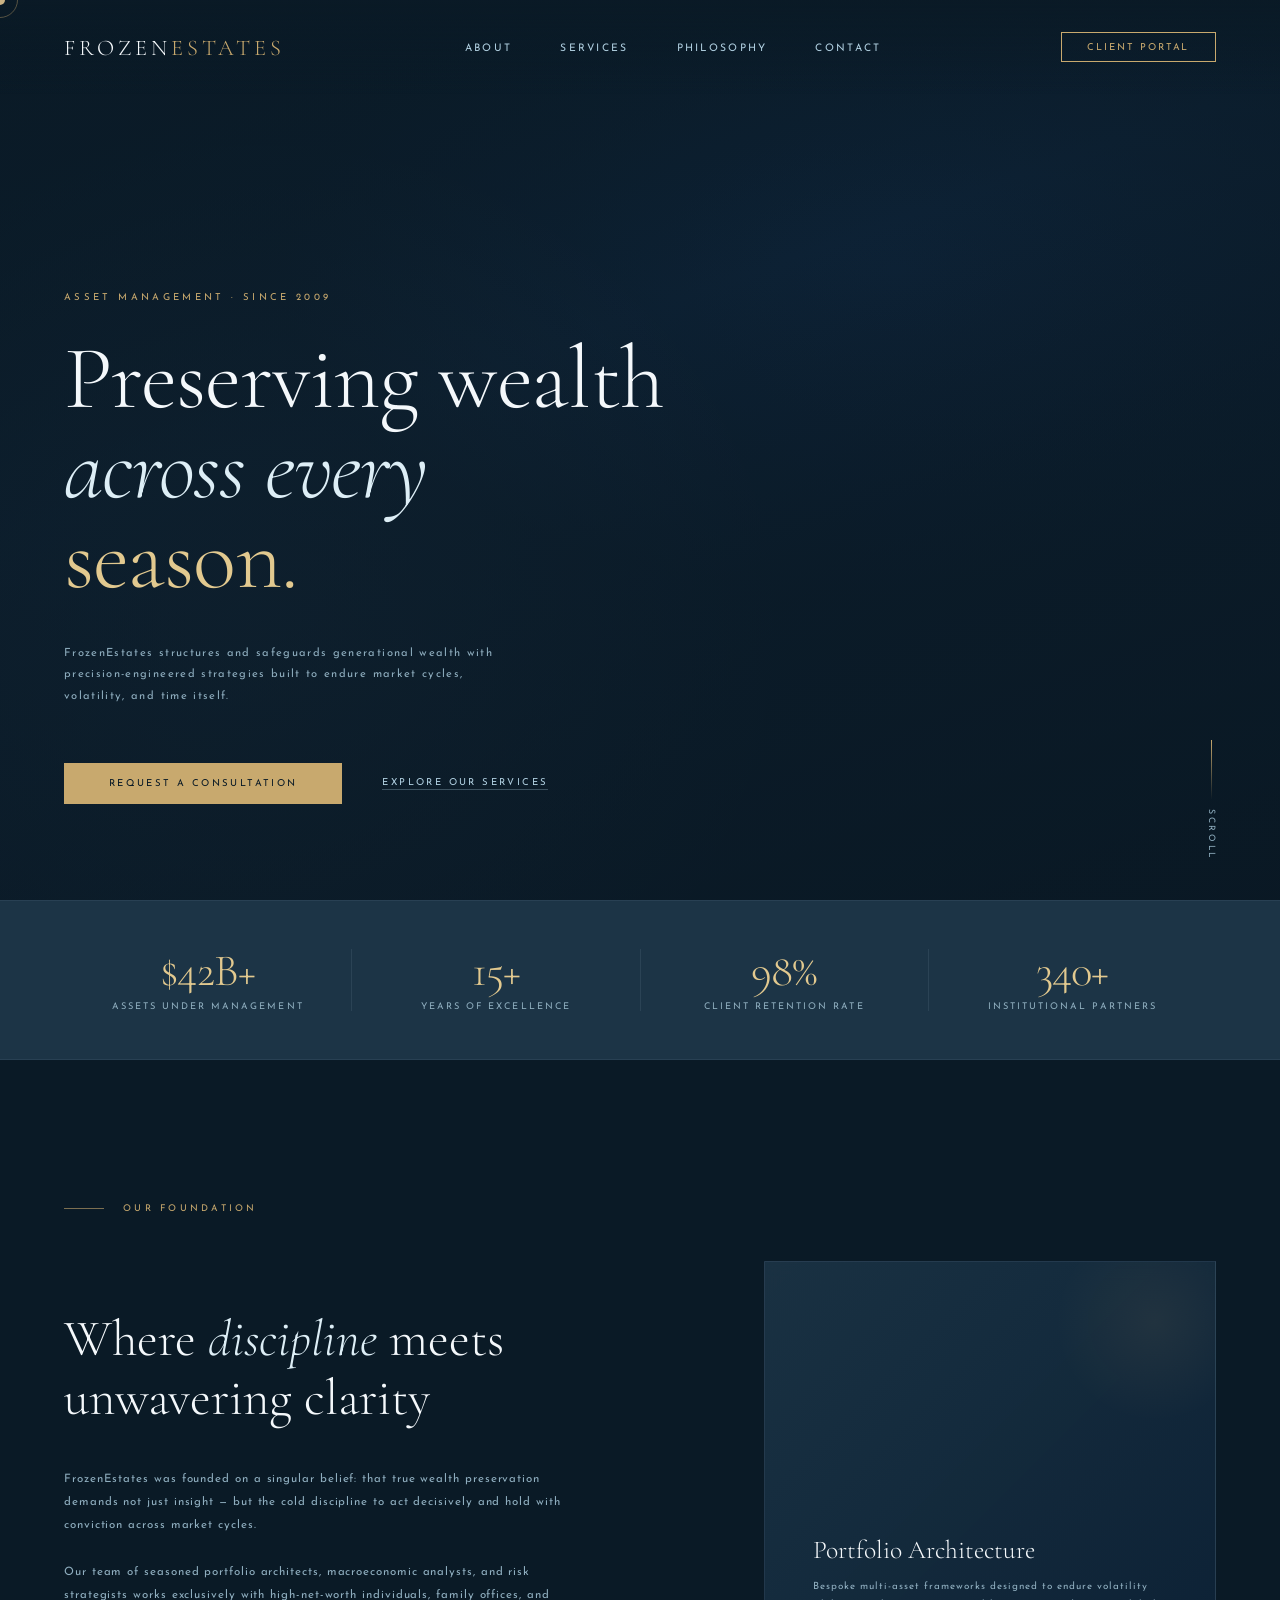
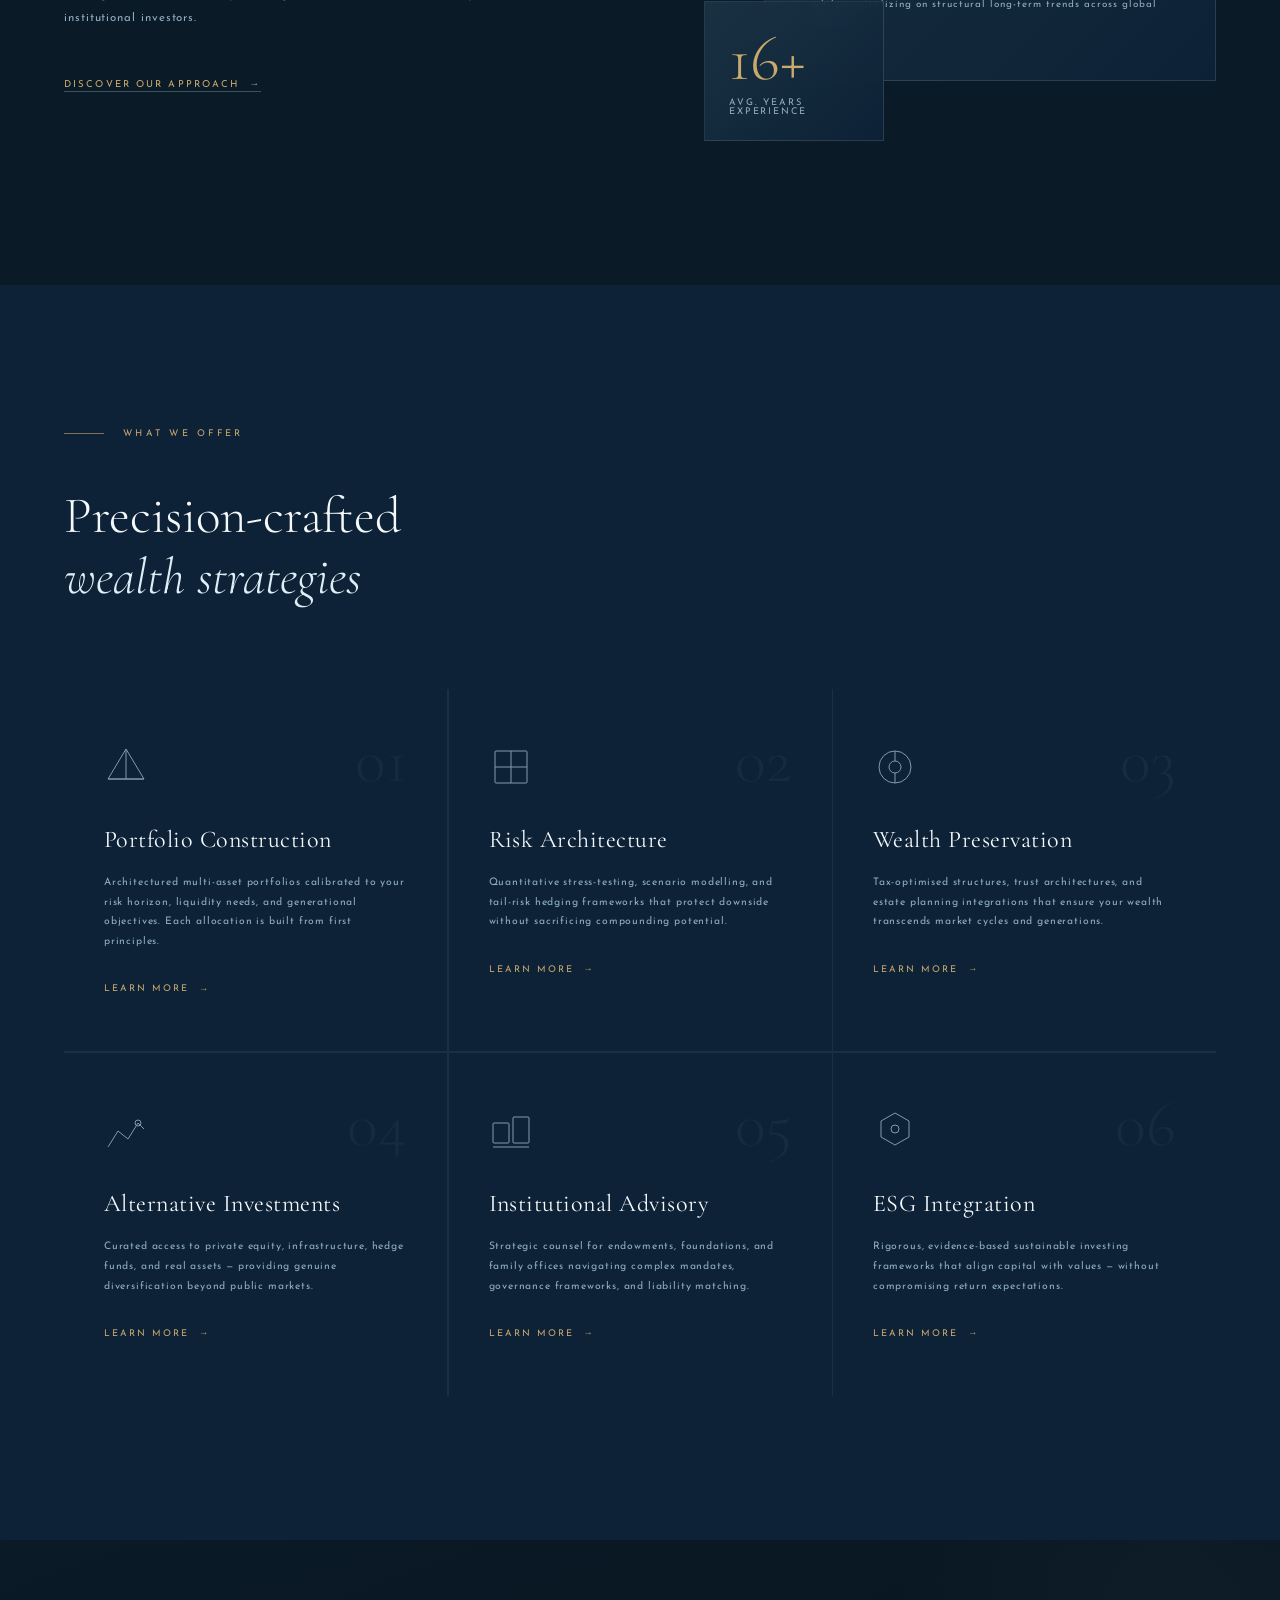
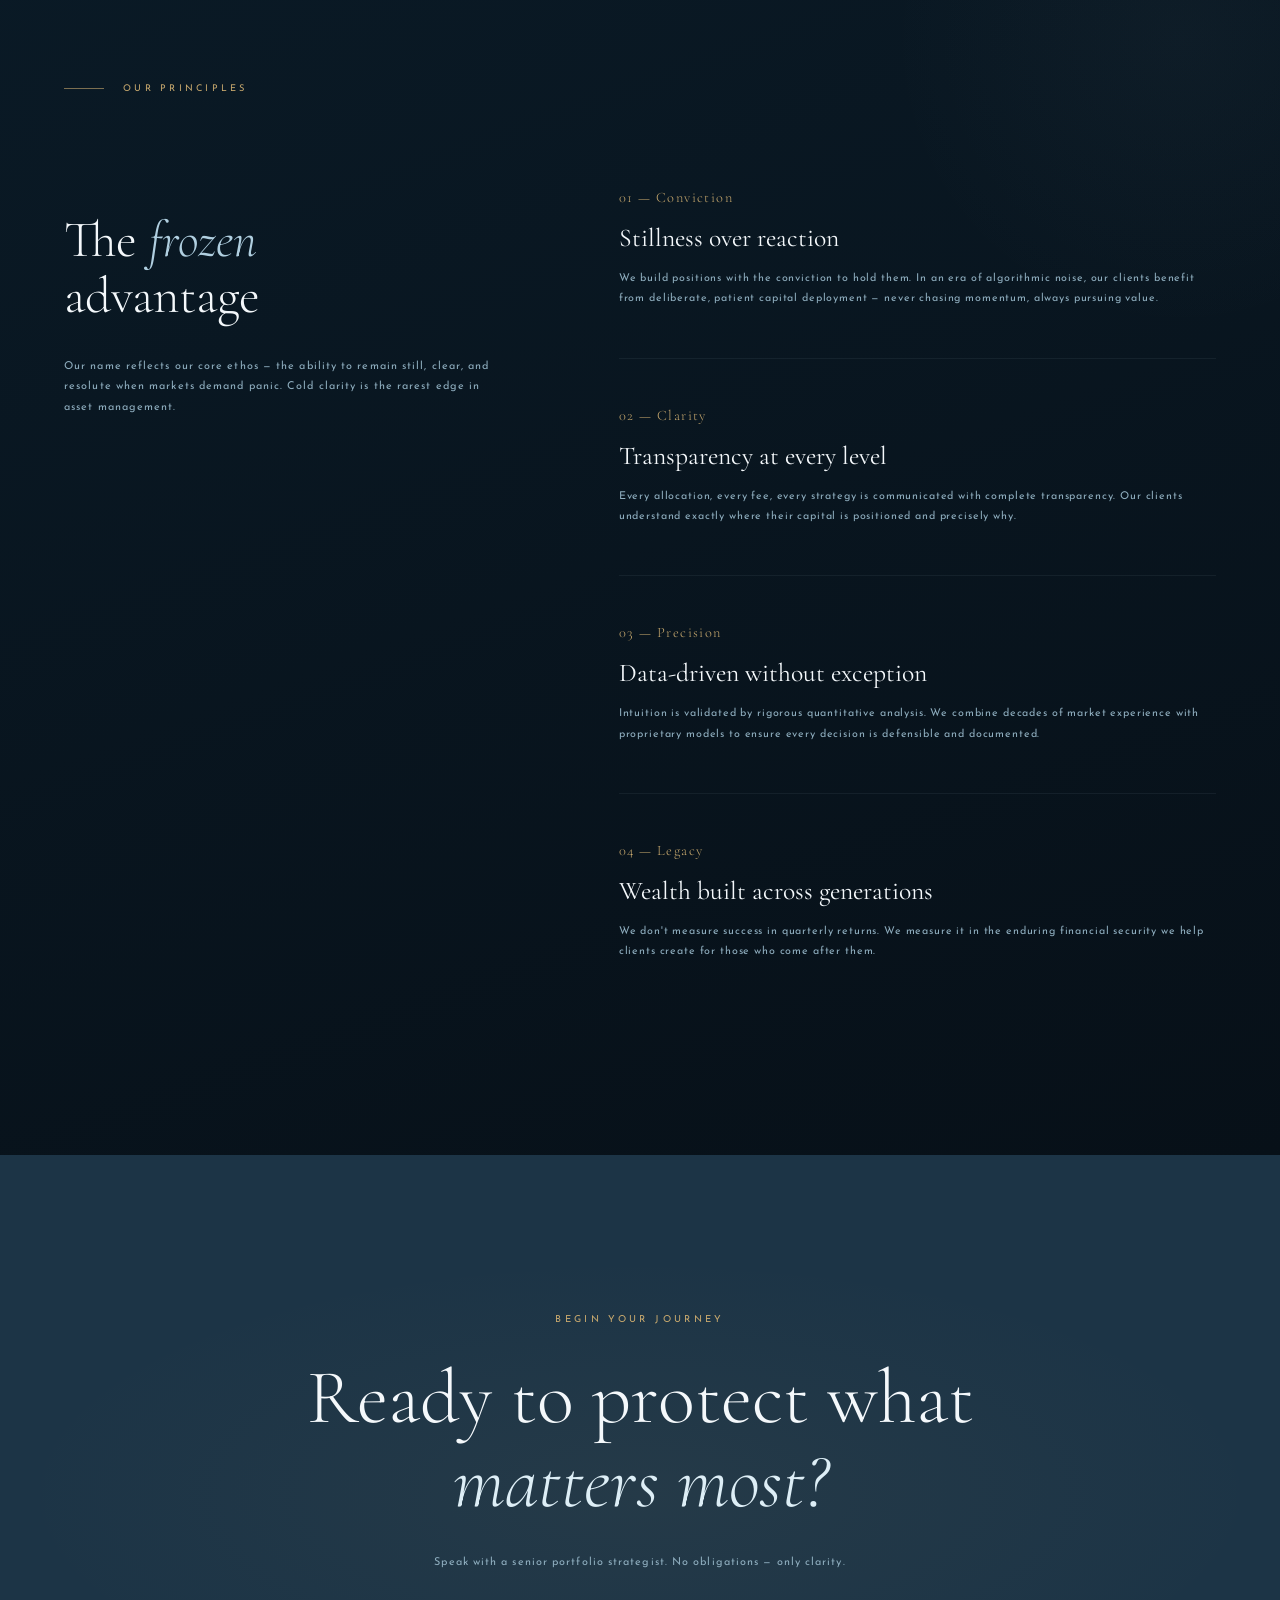
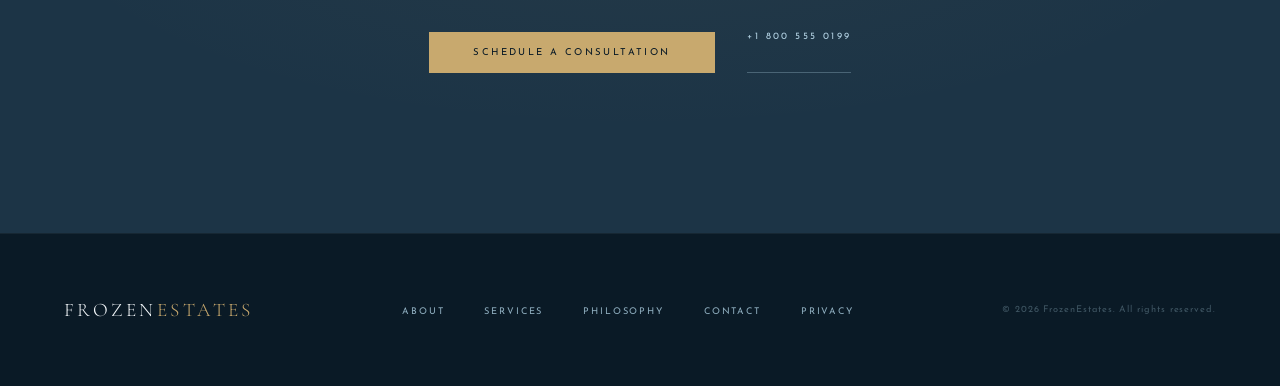
<file: index.html>
<!DOCTYPE html>
<html lang="en">
<head>
  <meta charset="UTF-8" />
  <meta name="viewport" content="width=device-width, initial-scale=1.0, maximum-scale=5.0, user-scalable=yes" />
  <meta name="apple-mobile-web-app-capable" content="yes" />
  <meta name="apple-mobile-web-app-status-bar-style" content="black-translucent" />
  <meta name="theme-color" content="#0a1a26" />
  <title>FrozenEstates — Asset Management</title>
  <link href="https://fonts.googleapis.com/css2?family=Cormorant+Garamond:ital,wght@0,300;0,400;0,500;1,300;1,400&family=Suisse+Int%27l:wght@300;400&family=Josefin+Sans:wght@100;200;300&display=swap" rel="stylesheet">
  <style>
    *, *::before, *::after { box-sizing: border-box; margin: 0; padding: 0; }

    :root {
      --ice: #ddeef6;
      --frost: #b0cfe0;
      --deep: #0a1a26;
      --navy: #0d2236;
      --slate: #1c3446;
      --silver: #8faebf;
      --white: #f4f8fb;
      --gold: #c8a96e;
      --gold-light: #e2c98f;
    }

    html { scroll-behavior: smooth; }

    body {
      font-family: 'Josefin Sans', sans-serif;
      background: var(--deep);
      color: var(--white);
      overflow-x: hidden;
      cursor: none;
    }

    /* Custom cursor */
    .cursor {
      position: fixed;
      width: 10px; height: 10px;
      background: var(--gold);
      border-radius: 50%;
      pointer-events: none;
      z-index: 9999;
      transform: translate(-50%, -50%);
      transition: transform 0.1s ease, width 0.3s ease, height 0.3s ease, background 0.3s ease;
      mix-blend-mode: screen;
    }
    .cursor-ring {
      position: fixed;
      width: 36px; height: 36px;
      border: 1px solid rgba(200,169,110,0.4);
      border-radius: 50%;
      pointer-events: none;
      z-index: 9998;
      transform: translate(-50%, -50%);
      transition: transform 0.18s ease, width 0.3s ease, height 0.3s ease;
    }
    .cursor.expand { width: 20px; height: 20px; }
    .cursor-ring.expand { width: 60px; height: 60px; border-color: rgba(200,169,110,0.2); }

    /* NAV */
    nav {
      position: fixed;
      top: 0; left: 0; right: 0;
      z-index: 100;
      display: flex;
      justify-content: space-between;
      align-items: center;
      padding: 2rem 4rem;
      mix-blend-mode: normal;
    }
    nav::before {
      content: '';
      position: absolute;
      inset: 0;
      background: linear-gradient(to bottom, rgba(10,26,38,0.9), transparent);
      pointer-events: none;
    }
    .logo {
      font-family: 'Cormorant Garamond', serif;
      font-weight: 300;
      font-size: 1.4rem;
      letter-spacing: 0.18em;
      color: var(--white);
      text-transform: uppercase;
      position: relative;
      z-index: 1;
    }
    .logo span { color: var(--gold); }
    .nav-links {
      display: flex;
      gap: 3rem;
      list-style: none;
      position: relative;
      z-index: 1;
    }
    .nav-links a {
      font-size: 0.65rem;
      letter-spacing: 0.22em;
      text-transform: uppercase;
      color: var(--frost);
      text-decoration: none;
      transition: color 0.3s ease;
    }
    .nav-links a:hover { color: var(--gold); }
    .nav-cta {
      font-size: 0.6rem;
      letter-spacing: 0.2em;
      text-transform: uppercase;
      color: var(--gold);
      border: 1px solid var(--gold);
      padding: 0.6rem 1.6rem;
      text-decoration: none;
      transition: background 0.3s ease, color 0.3s ease;
      position: relative;
      z-index: 1;
    }
    .nav-cta:hover { background: var(--gold); color: var(--deep); }

    .menu-toggle {
      display: none;
      background: none;
      border: none;
      color: var(--white);
      font-size: 1.5rem;
      cursor: pointer;
      z-index: 101;
      position: relative;
      padding: 0.5rem;
      transition: color 0.3s ease;
    }
    .menu-toggle:hover { color: var(--gold); }

    /* HERO */
    .hero {
      position: relative;
      height: 100vh;
      display: flex;
      align-items: flex-end;
      padding: 0 4rem 6rem;
      overflow: hidden;
    }

    /* Ice crystal SVG background */
    .hero-bg {
      position: absolute;
      inset: 0;
      overflow: hidden;
    }
    .hero-bg::before {
      content: '';
      position: absolute;
      inset: 0;
      background:
        radial-gradient(ellipse 80% 60% at 70% 30%, rgba(13,34,54,0.0) 0%, rgba(10,26,38,0.7) 60%),
        radial-gradient(ellipse 60% 80% at 20% 70%, rgba(176,207,224,0.06) 0%, transparent 70%),
        linear-gradient(160deg, #0a1a26 0%, #0d2236 40%, #091520 100%);
      z-index: 1;
    }

    /* Geometric ice lines */
    .ice-geo {
      position: absolute;
      inset: 0;
      z-index: 0;
    }

    .hero-content {
      position: relative;
      z-index: 2;
      max-width: 780px;
    }
    .hero-eyebrow {
      font-size: 0.6rem;
      letter-spacing: 0.35em;
      text-transform: uppercase;
      color: var(--gold);
      margin-bottom: 2rem;
      opacity: 0;
      animation: fadeUp 1s 0.3s forwards;
    }
    .hero-title {
      font-family: 'Cormorant Garamond', serif;
      font-weight: 300;
      font-size: clamp(3.5rem, 7vw, 6.5rem);
      line-height: 1.0;
      letter-spacing: -0.01em;
      color: var(--white);
      margin-bottom: 2.5rem;
      opacity: 0;
      animation: fadeUp 1s 0.5s forwards;
    }
    .hero-title em {
      font-style: italic;
      color: var(--ice);
    }
    .hero-title .gold-line { color: var(--gold-light); display: block; }
    .hero-sub {
      font-size: 0.7rem;
      letter-spacing: 0.12em;
      line-height: 1.9;
      color: var(--silver);
      max-width: 440px;
      margin-bottom: 3.5rem;
      opacity: 0;
      animation: fadeUp 1s 0.7s forwards;
    }
    .hero-actions {
      display: flex;
      align-items: center;
      gap: 2.5rem;
      opacity: 0;
      animation: fadeUp 1s 0.9s forwards;
    }
    .btn-primary {
      font-size: 0.6rem;
      letter-spacing: 0.25em;
      text-transform: uppercase;
      color: var(--deep);
      background: var(--gold);
      padding: 1rem 2.8rem;
      text-decoration: none;
      transition: background 0.3s, transform 0.3s;
      display: inline-block;
    }
    .btn-primary:hover { background: var(--gold-light); transform: translateY(-2px); }
    .btn-ghost {
      font-size: 0.6rem;
      letter-spacing: 0.25em;
      text-transform: uppercase;
      color: var(--frost);
      text-decoration: none;
      border-bottom: 1px solid rgba(176,207,224,0.3);
      padding-bottom: 2px;
      transition: color 0.3s, border-color 0.3s;
    }
    .btn-ghost:hover { color: var(--white); border-color: var(--white); }

    /* Scroll indicator */
    .scroll-hint {
      position: absolute;
      bottom: 2.5rem;
      right: 4rem;
      z-index: 2;
      display: flex;
      flex-direction: column;
      align-items: center;
      gap: 0.6rem;
      opacity: 0;
      animation: fadeIn 1s 1.5s forwards;
    }
    .scroll-hint span {
      font-size: 0.55rem;
      letter-spacing: 0.3em;
      text-transform: uppercase;
      color: var(--silver);
      writing-mode: vertical-rl;
    }
    .scroll-line {
      width: 1px;
      height: 60px;
      background: linear-gradient(to bottom, var(--gold), transparent);
      animation: scrollPulse 2s ease-in-out infinite;
    }

    /* STATS STRIP */
    .stats-strip {
      background: var(--slate);
      border-top: 1px solid rgba(176,207,224,0.08);
      border-bottom: 1px solid rgba(176,207,224,0.08);
      display: flex;
      justify-content: center;
      padding: 3rem 4rem;
      gap: 0;
    }
    .stat-item {
      flex: 1;
      text-align: center;
      padding: 0 2rem;
      border-right: 1px solid rgba(176,207,224,0.1);
      opacity: 0;
      animation: fadeIn 0.8s forwards;
    }
    .stat-item:last-child { border-right: none; }
    .stat-item:nth-child(1) { animation-delay: 0.1s; }
    .stat-item:nth-child(2) { animation-delay: 0.2s; }
    .stat-item:nth-child(3) { animation-delay: 0.3s; }
    .stat-item:nth-child(4) { animation-delay: 0.4s; }
    .stat-num {
      font-family: 'Cormorant Garamond', serif;
      font-size: 2.8rem;
      font-weight: 300;
      color: var(--gold-light);
      letter-spacing: -0.02em;
      line-height: 1;
      margin-bottom: 0.5rem;
    }
    .stat-label {
      font-size: 0.58rem;
      letter-spacing: 0.22em;
      text-transform: uppercase;
      color: var(--silver);
    }

    /* ABOUT */
    .section {
      padding: 9rem 4rem;
    }
    .section-inner {
      max-width: 1200px;
      margin: 0 auto;
    }
    .section-tag {
      font-size: 0.58rem;
      letter-spacing: 0.35em;
      text-transform: uppercase;
      color: var(--gold);
      margin-bottom: 3rem;
      display: flex;
      align-items: center;
      gap: 1.2rem;
    }
    .section-tag::before {
      content: '';
      display: block;
      width: 40px;
      height: 1px;
      background: var(--gold);
      opacity: 0.6;
    }
    .about-grid {
      display: grid;
      grid-template-columns: 1fr 1fr;
      gap: 8rem;
      align-items: center;
    }
    .about-heading {
      font-family: 'Cormorant Garamond', serif;
      font-weight: 300;
      font-size: clamp(2.2rem, 4vw, 3.8rem);
      line-height: 1.15;
      color: var(--white);
      margin-bottom: 2.5rem;
    }
    .about-heading em { font-style: italic; color: var(--ice); }
    .about-body {
      font-size: 0.72rem;
      letter-spacing: 0.08em;
      line-height: 2;
      color: var(--silver);
      margin-bottom: 1.5rem;
    }
    .about-visual {
      position: relative;
      height: 480px;
    }
    .about-card {
      position: absolute;
      background: linear-gradient(135deg, rgba(28,52,70,0.9), rgba(13,34,54,0.95));
      border: 1px solid rgba(176,207,224,0.12);
      backdrop-filter: blur(10px);
    }
    .about-card-main {
      inset: 0 0 60px 60px;
      padding: 3rem;
      display: flex;
      flex-direction: column;
      justify-content: flex-end;
      overflow: hidden;
    }
    .about-card-main::before {
      content: '';
      position: absolute;
      top: -40px; right: -40px;
      width: 200px; height: 200px;
      background: radial-gradient(circle, rgba(200,169,110,0.08) 0%, transparent 70%);
      border-radius: 50%;
    }
    .about-card-accent {
      width: 180px; height: 140px;
      bottom: 0; left: 0;
      padding: 1.5rem;
      display: flex;
      flex-direction: column;
      justify-content: flex-end;
    }
    .card-num {
      font-family: 'Cormorant Garamond', serif;
      font-size: 4rem;
      font-weight: 300;
      color: var(--gold);
      line-height: 1;
    }
    .card-label {
      font-size: 0.58rem;
      letter-spacing: 0.2em;
      text-transform: uppercase;
      color: var(--silver);
      margin-top: 0.4rem;
    }
    .card-heading {
      font-family: 'Cormorant Garamond', serif;
      font-size: 1.6rem;
      font-weight: 300;
      color: var(--white);
      margin-bottom: 0.8rem;
    }
    .card-body {
      font-size: 0.62rem;
      letter-spacing: 0.1em;
      line-height: 1.8;
      color: var(--silver);
    }

    /* SERVICES */
    .services-bg {
      background: var(--navy);
    }
    .services-heading {
      font-family: 'Cormorant Garamond', serif;
      font-weight: 300;
      font-size: clamp(2.2rem, 4vw, 3.5rem);
      color: var(--white);
      margin-bottom: 5rem;
      max-width: 520px;
      line-height: 1.2;
    }
    .services-heading em { font-style: italic; color: var(--ice); }
    .services-grid {
      display: grid;
      grid-template-columns: repeat(3, 1fr);
      gap: 1.5px;
      background: rgba(176,207,224,0.08);
    }
    .service-card {
      background: var(--navy);
      padding: 3.5rem 2.5rem;
      position: relative;
      overflow: hidden;
      transition: background 0.4s ease;
    }
    .service-card::before {
      content: '';
      position: absolute;
      top: 0; left: 0; right: 0;
      height: 1px;
      background: linear-gradient(to right, transparent, var(--gold), transparent);
      transform: scaleX(0);
      transition: transform 0.4s ease;
    }
    .service-card:hover { background: var(--slate); }
    .service-card:hover::before { transform: scaleX(1); }
    .service-icon {
      width: 44px; height: 44px;
      margin-bottom: 2rem;
      opacity: 0.7;
    }
    .service-num {
      position: absolute;
      top: 2.5rem; right: 2.5rem;
      font-family: 'Cormorant Garamond', serif;
      font-size: 4rem;
      font-weight: 300;
      color: rgba(176,207,224,0.05);
      line-height: 1;
      transition: color 0.4s;
    }
    .service-card:hover .service-num { color: rgba(200,169,110,0.08); }
    .service-title {
      font-family: 'Cormorant Garamond', serif;
      font-size: 1.5rem;
      font-weight: 400;
      color: var(--white);
      margin-bottom: 1.2rem;
      letter-spacing: 0.02em;
    }
    .service-desc {
      font-size: 0.65rem;
      letter-spacing: 0.08em;
      line-height: 1.9;
      color: var(--silver);
    }
    .service-link {
      display: inline-flex;
      align-items: center;
      gap: 0.6rem;
      margin-top: 2rem;
      font-size: 0.58rem;
      letter-spacing: 0.22em;
      text-transform: uppercase;
      color: var(--gold);
      text-decoration: none;
      transition: gap 0.3s ease;
    }
    .service-link:hover { gap: 1rem; }
    .service-link::after { content: '→'; }

    /* PHILOSOPHY */
    .philosophy {
      background: linear-gradient(160deg, #0a1a26 0%, #071018 100%);
      position: relative;
      overflow: hidden;
    }
    .philosophy::before {
      content: '';
      position: absolute;
      top: -200px; right: -200px;
      width: 600px; height: 600px;
      background: radial-gradient(circle, rgba(176,207,224,0.03) 0%, transparent 70%);
      border-radius: 50%;
    }
    .philosophy-grid {
      display: grid;
      grid-template-columns: 1fr 1.4fr;
      gap: 8rem;
      align-items: start;
    }
    .philosophy-sticky {
      position: sticky;
      top: 8rem;
    }
    .philosophy-heading {
      font-family: 'Cormorant Garamond', serif;
      font-weight: 300;
      font-size: clamp(2.5rem, 4vw, 4rem);
      line-height: 1.1;
      color: var(--white);
      margin-bottom: 2rem;
    }
    .philosophy-heading em { font-style: italic; color: var(--frost); }
    .philosophy-sub {
      font-size: 0.68rem;
      letter-spacing: 0.1em;
      line-height: 1.9;
      color: var(--silver);
    }
    .principle {
      padding: 3rem 0;
      border-bottom: 1px solid rgba(176,207,224,0.07);
    }
    .principle:last-child { border-bottom: none; }
    .principle-num {
      font-family: 'Cormorant Garamond', serif;
      font-size: 0.9rem;
      font-weight: 300;
      color: var(--gold);
      letter-spacing: 0.1em;
      margin-bottom: 1rem;
    }
    .principle-title {
      font-family: 'Cormorant Garamond', serif;
      font-size: 1.6rem;
      font-weight: 400;
      color: var(--white);
      margin-bottom: 1rem;
    }
    .principle-body {
      font-size: 0.67rem;
      letter-spacing: 0.08em;
      line-height: 1.9;
      color: var(--silver);
    }

    /* CTA */
    .cta-section {
      position: relative;
      padding: 10rem 4rem;
      text-align: center;
      overflow: hidden;
      background: var(--slate);
    }
    .cta-section::before {
      content: '';
      position: absolute;
      inset: 0;
      background: 
        radial-gradient(ellipse 70% 50% at 50% 50%, rgba(200,169,110,0.05) 0%, transparent 70%);
    }
    .cta-eyebrow {
      font-size: 0.6rem;
      letter-spacing: 0.35em;
      text-transform: uppercase;
      color: var(--gold);
      margin-bottom: 2rem;
    }
    .cta-heading {
      font-family: 'Cormorant Garamond', serif;
      font-weight: 300;
      font-size: clamp(2.8rem, 6vw, 5rem);
      line-height: 1.1;
      color: var(--white);
      max-width: 700px;
      margin: 0 auto 2rem;
    }
    .cta-heading em { font-style: italic; color: var(--ice); }
    .cta-sub {
      font-size: 0.68rem;
      letter-spacing: 0.1em;
      color: var(--silver);
      margin-bottom: 4rem;
    }
    .cta-actions {
      display: flex;
      justify-content: center;
      gap: 2rem;
      flex-wrap: wrap;
    }

    /* FOOTER */
    footer {
      background: var(--deep);
      border-top: 1px solid rgba(176,207,224,0.07);
      padding: 4rem;
      display: flex;
      justify-content: space-between;
      align-items: center;
      flex-wrap: wrap;
      gap: 2rem;
    }
    .footer-logo {
      font-family: 'Cormorant Garamond', serif;
      font-weight: 300;
      font-size: 1.2rem;
      letter-spacing: 0.18em;
      text-transform: uppercase;
      color: var(--white);
    }
    .footer-logo span { color: var(--gold); }
    .footer-links {
      display: flex;
      gap: 2.5rem;
      list-style: none;
    }
    .footer-links a {
      font-size: 0.58rem;
      letter-spacing: 0.2em;
      text-transform: uppercase;
      color: var(--silver);
      text-decoration: none;
      transition: color 0.3s;
    }
    .footer-links a:hover { color: var(--gold); }
    .footer-copy {
      font-size: 0.58rem;
      letter-spacing: 0.1em;
      color: rgba(143,174,191,0.4);
    }

    /* ANIMATIONS */
    @keyframes fadeUp {
      from { opacity: 0; transform: translateY(28px); }
      to   { opacity: 1; transform: translateY(0); }
    }
    @keyframes fadeIn {
      from { opacity: 0; }
      to   { opacity: 1; }
    }
    @keyframes scrollPulse {
      0%, 100% { opacity: 0.4; transform: scaleY(1); }
      50% { opacity: 1; transform: scaleY(0.8); }
    }
    @keyframes drift {
      0%   { transform: translate(0,0) rotate(0deg); }
      33%  { transform: translate(8px,-12px) rotate(1deg); }
      66%  { transform: translate(-6px,8px) rotate(-0.5deg); }
      100% { transform: translate(0,0) rotate(0deg); }
    }

    .drift { animation: drift 18s ease-in-out infinite; }
    .drift-slow { animation: drift 28s ease-in-out infinite reverse; }

    /* RESPONSIVE DESIGN */
    @media (max-width: 1024px) {
      /* Navigation */
      nav { padding: 1.5rem 2rem; }
      .logo { font-size: 1.1rem; }
      .nav-links { gap: 2rem; }
      .nav-links a { font-size: 0.55rem; }
      .nav-cta { padding: 0.5rem 1.2rem; font-size: 0.55rem; }

      /* Hero */
      .hero { padding: 0 2rem 4rem; }
      .hero-content { max-width: 100%; }
      .hero-title { font-size: clamp(2.5rem, 5vw, 4.5rem); }
      .hero-sub { font-size: 0.65rem; max-width: 100%; }
      .scroll-hint { right: 2rem; bottom: 1.5rem; }

      /* Stats */
      .stats-strip { padding: 2rem; gap: 1rem; }
      .stat-item { padding: 0 1rem; border-right: none; }
      .stat-num { font-size: 2rem; }
      .stat-label { font-size: 0.5rem; }

      /* Section */
      .section { padding: 6rem 2rem; }

      /* About */
      .about-grid { grid-template-columns: 1fr; gap: 3rem; align-items: start; }
      .about-visual { height: 300px; }
      .about-card-main { inset: 0 0 40px 40px; padding: 2rem; }
      .about-card-accent { width: 120px; height: 100px; padding: 1rem; }
      .card-num { font-size: 3rem; }

      /* Services */
      .services-heading { font-size: clamp(1.8rem, 3vw, 2.8rem); margin-bottom: 3rem; }
      .services-grid { grid-template-columns: repeat(2, 1fr); gap: 1px; }
      .service-card { padding: 2.5rem 1.5rem; }
      .service-icon { width: 36px; height: 36px; }
      .service-num { font-size: 3rem; top: 1.5rem; right: 1.5rem; }
      .service-title { font-size: 1.2rem; }
      .service-desc { font-size: 0.6rem; }

      /* Philosophy */
      .philosophy-grid { grid-template-columns: 1fr; gap: 3rem; align-items: start; }
      .philosophy-sticky { position: static; }
      .philosophy-heading { font-size: clamp(2rem, 3.5vw, 3rem); }
      .philosophy-sub { font-size: 0.63rem; }
      .principle { padding: 2rem 0; }
      .principle-title { font-size: 1.3rem; }

      /* CTA */
      .cta-section { padding: 6rem 2rem; }
      .cta-heading { font-size: clamp(2rem, 4vw, 3.5rem); }
      .cta-sub { font-size: 0.63rem; }
      .cta-actions { gap: 1.5rem; }

      /* Footer */
      footer { padding: 2.5rem; flex-direction: column; text-align: center; gap: 1.5rem; }
      .footer-logo { font-size: 1rem; }
      .footer-links { gap: 1.5rem; flex-wrap: wrap; justify-content: center; }
      .footer-links a { font-size: 0.5rem; }
      .footer-copy { font-size: 0.5rem; }
    }

    @media (max-width: 768px) {
      /* Navigation */
      nav { padding: 1rem 1.5rem; }
      .logo { font-size: 0.95rem; }
      .nav-links { gap: 1.5rem; display: none; }
      .nav-links.active { display: flex; position: absolute; top: 100%; left: 0; right: 0; flex-direction: column; background: rgba(10,26,38,0.95); padding: 2rem 1.5rem; gap: 1rem; border-bottom: 1px solid rgba(176,207,224,0.1); }
      .menu-toggle { display: block; }
      .nav-cta { font-size: 0.5rem; padding: 0.4rem 1rem; }

      /* Hero */
      .hero { padding: 0 1.5rem 3rem; min-height: 80vh; }
      .hero-eyebrow { font-size: 0.55rem; margin-bottom: 1rem; }
      .hero-title { font-size: clamp(2rem, 4.5vw, 3.5rem); margin-bottom: 1.5rem; }
      .hero-sub { font-size: 0.6rem; line-height: 1.7; margin-bottom: 2rem; }
      .hero-actions { flex-direction: column; gap: 1.5rem; align-items: flex-start; }
      .btn-primary { padding: 0.8rem 2rem; font-size: 0.55rem; }
      .btn-ghost { font-size: 0.55rem; }
      .scroll-hint { display: none; }

      /* Stats */
      .stats-strip { padding: 1.5rem; flex-wrap: wrap; }
      .stat-item { flex: 1; min-width: 45%; padding: 1.5rem 0.5rem; border-right: none; border-bottom: 1px solid rgba(176,207,224,0.08); }
      .stat-item:nth-child(odd) { padding-right: 1rem; }
      .stat-item:nth-child(even) { padding-left: 1rem; }
      .stat-num { font-size: 1.6rem; }
      .stat-label { font-size: 0.45rem; }

      /* Section tag */
      .section-tag { font-size: 0.5rem; }
      .section-tag::before { width: 30px; }

      /* About */
      .about-heading { font-size: clamp(1.6rem, 3vw, 2.5rem); margin-bottom: 1.5rem; }
      .about-body { font-size: 0.65rem; line-height: 1.8; }
      .about-visual { height: 280px; margin-top: 2rem; }
      .about-card-main { inset: 0 0 30px 30px; padding: 1.5rem; }
      .about-card-main::before { width: 150px; height: 150px; top: -30px; right: -30px; }
      .card-heading { font-size: 1.3rem; }
      .card-body { font-size: 0.58rem; }
      .card-num { font-size: 2.5rem; }
      .card-label { font-size: 0.5rem; }

      /* Services */
      .services-heading { font-size: clamp(1.5rem, 2.8vw, 2.2rem); margin-bottom: 2rem; }
      .services-grid { grid-template-columns: 1fr; gap: 1px; }
      .service-card { padding: 2rem 1.5rem; }
      .service-icon { width: 32px; height: 32px; margin-bottom: 1.5rem; }
      .service-num { font-size: 2.5rem; top: 1.2rem; right: 1.2rem; }
      .service-title { font-size: 1.1rem; margin-bottom: 1rem; }
      .service-desc { font-size: 0.58rem; line-height: 1.8; }
      .service-link { margin-top: 1.5rem; font-size: 0.52rem; }

      /* Philosophy */
      .philosophy::before { display: none; }
      .philosophy-heading { font-size: clamp(1.6rem, 3vw, 2.5rem); margin-bottom: 1.5rem; }
      .philosophy-sub { font-size: 0.6rem; line-height: 1.8; }
      .principle { padding: 1.5rem 0; }
      .principle-num { font-size: 0.8rem; }
      .principle-title { font-size: 1.1rem; }
      .principle-body { font-size: 0.6rem; line-height: 1.8; }

      /* CTA */
      .cta-section { padding: 4rem 1.5rem; }
      .cta-eyebrow { font-size: 0.55rem; margin-bottom: 1.5rem; }
      .cta-heading { font-size: clamp(1.6rem, 3.5vw, 2.8rem); margin-bottom: 1rem; }
      .cta-sub { font-size: 0.6rem; margin-bottom: 2.5rem; }
      .cta-actions { flex-direction: column; gap: 1rem; align-items: stretch; }
      .cta-actions .btn-primary { width: 100%; text-align: center; }
      .cta-actions .btn-ghost { text-align: center; padding: 0.8rem; }

      /* Footer */
      footer { padding: 2rem 1.5rem; }
      .footer-logo { font-size: 0.9rem; }
      .footer-links { gap: 1rem; justify-content: center; }
      .footer-links a { font-size: 0.48rem; }
    }

    @media (max-width: 640px) {
      /* Navigation */
      nav { padding: 0.8rem 1rem; justify-content: space-between; }
      .logo { font-size: 0.85rem; letter-spacing: 0.15em; }
      .nav-links { display: none; }
      .nav-cta { padding: 0.35rem 0.8rem; font-size: 0.48rem; }

      /* Hero */
      .hero { padding: 0 1rem 2rem; min-height: 60vh; }
      .hero-eyebrow { font-size: 0.5rem; margin-bottom: 0.8rem; letter-spacing: 0.3em; }
      .hero-title { font-size: clamp(1.6rem, 4vw, 2.8rem); margin-bottom: 1.2rem; line-height: 1.2; }
      .hero-sub { font-size: 0.55rem; line-height: 1.6; margin-bottom: 1.5rem; }
      .hero-actions { flex-direction: column; gap: 1rem; align-items: flex-start; }
      .btn-primary { padding: 0.65rem 1.5rem; font-size: 0.5rem; }
      .btn-ghost { font-size: 0.5rem; }

      /* Stats */
      .stats-strip { padding: 1rem; flex-wrap: wrap; justify-content: space-around; }
      .stat-item { flex: 0 1 calc(50% - 0.5rem); padding: 1rem 0.5rem; border: none; }
      .stat-num { font-size: 1.3rem; margin-bottom: 0.3rem; }
      .stat-label { font-size: 0.42rem; line-height: 1.4; }

      /* Section */
      .section { padding: 3rem 1rem; }
      .section-inner { max-width: 100%; }

      /* About */
      .section-tag { font-size: 0.48rem; gap: 0.8rem; }
      .section-tag::before { width: 25px; }
      .about-heading { font-size: clamp(1.4rem, 2.8vw, 2rem); margin-bottom: 1rem; line-height: 1.3; }
      .about-body { font-size: 0.6rem; line-height: 1.7; margin-bottom: 1rem; }
      .about-visual { height: 250px; margin-top: 1.5rem; }
      .about-card-main { inset: 0 0 25px 25px; padding: 1.2rem; }
      .about-card-main::before { width: 120px; height: 120px; top: -25px; right: -25px; }
      .about-card-accent { width: 100px; height: 80px; padding: 0.8rem; }
      .card-heading { font-size: 1.1rem; margin-bottom: 0.6rem; }
      .card-body { font-size: 0.55rem; line-height: 1.6; }
      .card-num { font-size: 2rem; }
      .card-label { font-size: 0.45rem; }

      /* Services */
      .services-heading { font-size: clamp(1.3rem, 2.5vw, 1.8rem); margin-bottom: 1.5rem; line-height: 1.3; }
      .services-grid { grid-template-columns: 1fr; gap: 1px; }
      .service-card { padding: 1.5rem 1.2rem; }
      .service-icon { width: 28px; height: 28px; margin-bottom: 1rem; }
      .service-num { font-size: 2rem; top: 1rem; right: 1rem; }
      .service-title { font-size: 1rem; margin-bottom: 0.8rem; }
      .service-desc { font-size: 0.55rem; line-height: 1.7; }
      .service-link { margin-top: 1rem; font-size: 0.48rem; }

      /* Philosophy */
      .philosophy-heading { font-size: clamp(1.4rem, 2.8vw, 2rem); margin-bottom: 1rem; line-height: 1.3; }
      .philosophy-sub { font-size: 0.56rem; line-height: 1.7; }
      .principle { padding: 1.2rem 0; }
      .principle-num { font-size: 0.75rem; margin-bottom: 0.6rem; }
      .principle-title { font-size: 1rem; margin-bottom: 0.6rem; }
      .principle-body { font-size: 0.56rem; line-height: 1.7; }

      /* CTA */
      .cta-section { padding: 3rem 1rem; }
      .cta-eyebrow { font-size: 0.5rem; margin-bottom: 1rem; }
      .cta-heading { font-size: clamp(1.4rem, 3vw, 2.2rem); margin-bottom: 0.8rem; line-height: 1.3; }
      .cta-sub { font-size: 0.56rem; margin-bottom: 1.5rem; }
      .cta-actions { flex-direction: column; gap: 0.8rem; }
      .cta-actions .btn-primary { padding: 0.7rem 1.2rem; font-size: 0.5rem; }
      .cta-actions .btn-ghost { padding: 0.6rem; font-size: 0.5rem; }

      /* Footer */
      footer { padding: 1.5rem 1rem; gap: 1rem; }
      .footer-logo { font-size: 0.8rem; }
      .footer-links { flex-direction: column; gap: 0.8rem; }
      .footer-links a { font-size: 0.45rem; }
      .footer-copy { font-size: 0.45rem; }
    }

    @media (max-width: 480px) {
      /* Navigation */
      nav { padding: 0.6rem 0.8rem; }
      .logo { font-size: 0.75rem; }
      .nav-cta { padding: 0.3rem 0.6rem; font-size: 0.45rem; }

      /* Hero */
      .hero { padding: 0 0.8rem 1.5rem; min-height: 50vh; }
      .hero-eyebrow { font-size: 0.48rem; margin-bottom: 0.6rem; }
      .hero-title { font-size: clamp(1.4rem, 3.5vw, 2.2rem); margin-bottom: 1rem; }
      .hero-sub { font-size: 0.52rem; line-height: 1.6; margin-bottom: 1.2rem; }
      .btn-primary { padding: 0.6rem 1.2rem; font-size: 0.48rem; }
      .btn-ghost { font-size: 0.48rem; }

      /* Stats */
      .stats-strip { padding: 0.8rem 0.5rem; }
      .stat-item { flex: 0 1 calc(50% - 0.25rem); padding: 0.8rem 0.25rem; }
      .stat-num { font-size: 1.1rem; }
      .stat-label { font-size: 0.4rem; }

      /* Section */
      .section { padding: 2rem 0.8rem; }

      /* About */
      .about-heading { font-size: clamp(1.2rem, 2.5vw, 1.7rem); margin-bottom: 0.8rem; }
      .about-body { font-size: 0.58rem; margin-bottom: 0.8rem; }
      .about-visual { height: 220px; margin-top: 1.2rem; }
      .about-card-main { inset: 0 0 20px 20px; padding: 1rem; }
      .card-heading { font-size: 1rem; }
      .card-body { font-size: 0.52rem; }
      .card-num { font-size: 1.8rem; }

      /* Services */
      .services-heading { font-size: clamp(1.1rem, 2.2vw, 1.5rem); margin-bottom: 1.2rem; }
      .service-card { padding: 1.2rem 1rem; }
      .service-icon { width: 24px; height: 24px; }
      .service-num { font-size: 1.6rem; top: 0.8rem; right: 0.8rem; }
      .service-title { font-size: 0.95rem; margin-bottom: 0.6rem; }
      .service-desc { font-size: 0.52rem; }

      /* Philosophy */
      .philosophy-heading { font-size: clamp(1.2rem, 2.5vw, 1.7rem); margin-bottom: 0.8rem; }
      .philosophy-sub { font-size: 0.54rem; }
      .principle { padding: 1rem 0; }
      .principle-title { font-size: 0.95rem; }
      .principle-body { font-size: 0.54rem; }

      /* CTA */
      .cta-section { padding: 2rem 0.8rem; }
      .cta-heading { font-size: clamp(1.2rem, 2.5vw, 1.8rem); margin-bottom: 0.6rem; }
      .cta-sub { font-size: 0.54rem; margin-bottom: 1.2rem; }
      .cta-actions { gap: 0.6rem; }
      .cta-actions .btn-primary { padding: 0.6rem 1rem; }

      /* Footer */
      footer { padding: 1.2rem 0.8rem; }
      .footer-logo { font-size: 0.7rem; }
      .footer-copy { font-size: 0.42rem; }
    }

    /* Touch device adjustments */
    @media (hover: none) and (pointer: coarse) {
      body { cursor: auto; }
      .cursor, .cursor-ring { display: none; }
      nav { padding: 1rem; }
      .btn-primary { padding: 1rem 2.5rem; min-height: 48px; }
      .btn-ghost { min-height: 48px; }
      a { -webkit-tap-highlight-color: rgba(200, 169, 110, 0.1); }
      .nav-links a { padding: 0.5rem 0; }
      button { -webkit-tap-highlight-color: rgba(200, 169, 110, 0.1); }
    }

    /* Image responsiveness */
    img { max-width: 100%; height: auto; display: block; }
    svg { max-width: 100%; height: auto; }

    /* Text optimization for mobile */
    @media (max-width: 480px) {
      body { font-size: 16px; }
      h1, h2, h3, h4, h5, h6 { word-break: break-word; overflow-wrap: break-word; }
    }

    /* Landscape orientation adjustments */
    @media (max-height: 600px) and (orientation: landscape) {
      .hero { min-height: auto; height: auto; padding: 2rem 1.5rem; }
      .scroll-hint { display: none !important; }
      .hero-title { margin-bottom: 1rem; }
      .hero-sub { margin-bottom: 1.5rem; }
      nav { padding: 0.8rem 1.5rem; }
    }

  </style>
</head>
<body>

  <!-- Custom Cursor -->
  <div class="cursor" id="cursor"></div>
  <div class="cursor-ring" id="cursorRing"></div>

  <!-- NAV -->
  <nav>
    <div class="logo">Frozen<span>Estates</span></div>
    <ul class="nav-links">
      <li><a href="#about">About</a></li>
      <li><a href="#services">Services</a></li>
      <li><a href="#philosophy">Philosophy</a></li>
      <li><a href="#contact">Contact</a></li>
    </ul>
    <a href="#contact" class="nav-cta">Client Portal</a>
  </nav>

  <!-- HERO -->
  <section class="hero">
    <div class="hero-bg">
      <svg class="ice-geo" viewBox="0 0 1440 900" preserveAspectRatio="xMidYMid slice" fill="none" xmlns="http://www.w3.org/2000/svg">
        <!-- Large crystal structure -->
        <g class="drift" opacity="0.18">
          <polygon points="1100,80 1180,220 1060,220" stroke="#b0cfe0" stroke-width="0.5"/>
          <line x1="1100" y1="80" x2="1100" y2="280" stroke="#b0cfe0" stroke-width="0.3"/>
          <line x1="1060" y1="220" x2="950" y2="310" stroke="#b0cfe0" stroke-width="0.3"/>
          <line x1="1180" y1="220" x2="1290" y2="150" stroke="#b0cfe0" stroke-width="0.3"/>
          <polygon points="950,310 1060,220 1100,280 990,370" stroke="#c8a96e" stroke-width="0.4" opacity="0.4"/>
        </g>
        <g class="drift-slow" opacity="0.12">
          <polygon points="1250,350 1360,500 1180,480" stroke="#ddeef6" stroke-width="0.4"/>
          <line x1="1250" y1="350" x2="1350" y2="600" stroke="#ddeef6" stroke-width="0.25"/>
          <line x1="1180" y1="480" x2="1050" y2="560" stroke="#ddeef6" stroke-width="0.25"/>
          <polygon points="1050,560 1180,480 1250,560 1120,640" stroke="#b0cfe0" stroke-width="0.3" opacity="0.5"/>
        </g>
        <!-- Subtle grid lines -->
        <line x1="800" y1="0" x2="1440" y2="400" stroke="#b0cfe0" stroke-width="0.2" opacity="0.08"/>
        <line x1="900" y1="0" x2="1440" y2="300" stroke="#b0cfe0" stroke-width="0.2" opacity="0.06"/>
        <line x1="700" y1="0" x2="1440" y2="500" stroke="#b0cfe0" stroke-width="0.2" opacity="0.05"/>
        <!-- Accent dots -->
        <circle cx="1100" cy="80" r="2.5" fill="#c8a96e" opacity="0.5"/>
        <circle cx="1250" cy="350" r="2" fill="#c8a96e" opacity="0.4"/>
        <circle cx="1360" cy="500" r="1.5" fill="#b0cfe0" opacity="0.4"/>
        <!-- Small scattered crystals -->
        <g opacity="0.1">
          <polygon points="200,600 240,680 160,680" stroke="#ddeef6" stroke-width="0.4"/>
          <line x1="200" y1="600" x2="200" y2="730" stroke="#ddeef6" stroke-width="0.25"/>
        </g>
      </svg>
    </div>
    <div class="hero-content">
      <p class="hero-eyebrow">Asset Management · Since 2009</p>
      <h1 class="hero-title">
        Preserving wealth<br>
        <em>across every</em>
        <span class="gold-line">season.</span>
      </h1>
      <p class="hero-sub">FrozenEstates structures and safeguards generational wealth with precision-engineered strategies built to endure market cycles, volatility, and time itself.</p>
      <div class="hero-actions">
        <a href="#contact" class="btn-primary">Request a Consultation</a>
        <a href="#services" class="btn-ghost">Explore Our Services</a>
      </div>
    </div>
    <div class="scroll-hint">
      <div class="scroll-line"></div>
      <span>Scroll</span>
    </div>
  </section>

  <!-- STATS -->
  <div class="stats-strip">
    <div class="stat-item">
      <div class="stat-num">$42B+</div>
      <div class="stat-label">Assets Under Management</div>
    </div>
    <div class="stat-item">
      <div class="stat-num">15+</div>
      <div class="stat-label">Years of Excellence</div>
    </div>
    <div class="stat-item">
      <div class="stat-num">98%</div>
      <div class="stat-label">Client Retention Rate</div>
    </div>
    <div class="stat-item">
      <div class="stat-num">340+</div>
      <div class="stat-label">Institutional Partners</div>
    </div>
  </div>

  <!-- ABOUT -->
  <section class="section" id="about">
    <div class="section-inner">
      <p class="section-tag">Our Foundation</p>
      <div class="about-grid">
        <div>
          <h2 class="about-heading">Where <em>discipline</em> meets unwavering clarity</h2>
          <p class="about-body">FrozenEstates was founded on a singular belief: that true wealth preservation demands not just insight — but the cold discipline to act decisively and hold with conviction across market cycles.</p>
          <p class="about-body">Our team of seasoned portfolio architects, macroeconomic analysts, and risk strategists works exclusively with high-net-worth individuals, family offices, and institutional investors.</p>
          <a href="#services" class="btn-ghost" style="display:inline-flex;align-items:center;gap:0.6rem;margin-top:1.5rem;font-size:0.6rem;letter-spacing:0.22em;text-transform:uppercase;color:var(--gold);text-decoration:none;">
            Discover our approach &nbsp;→
          </a>
        </div>
        <div class="about-visual">
          <div class="about-card about-card-main">
            <div class="card-heading">Portfolio Architecture</div>
            <div class="card-body">Bespoke multi-asset frameworks designed to endure volatility while capitalizing on structural long-term trends across global markets.</div>
          </div>
          <div class="about-card about-card-accent">
            <div class="card-num">16+</div>
            <div class="card-label">Avg. Years Experience</div>
          </div>
        </div>
      </div>
    </div>
  </section>

  <!-- SERVICES -->
  <section class="section services-bg" id="services">
    <div class="section-inner">
      <p class="section-tag">What We Offer</p>
      <h2 class="services-heading">Precision-crafted<br><em>wealth strategies</em></h2>
      <div class="services-grid">

        <div class="service-card">
          <span class="service-num">01</span>
          <svg class="service-icon" viewBox="0 0 44 44" fill="none" stroke="#b0cfe0" stroke-width="1">
            <polygon points="22,4 40,34 4,34"/>
            <line x1="22" y1="4" x2="22" y2="34"/>
            <line x1="4" y1="34" x2="40" y2="34"/>
          </svg>
          <div class="service-title">Portfolio Construction</div>
          <div class="service-desc">Architectured multi-asset portfolios calibrated to your risk horizon, liquidity needs, and generational objectives. Each allocation is built from first principles.</div>
          <a href="#contact" class="service-link">Learn more</a>
        </div>

        <div class="service-card">
          <span class="service-num">02</span>
          <svg class="service-icon" viewBox="0 0 44 44" fill="none" stroke="#b0cfe0" stroke-width="1">
            <rect x="6" y="6" width="32" height="32" rx="1"/>
            <line x1="6" y1="22" x2="38" y2="22"/>
            <line x1="22" y1="6" x2="22" y2="38"/>
          </svg>
          <div class="service-title">Risk Architecture</div>
          <div class="service-desc">Quantitative stress-testing, scenario modelling, and tail-risk hedging frameworks that protect downside without sacrificing compounding potential.</div>
          <a href="#contact" class="service-link">Learn more</a>
        </div>

        <div class="service-card">
          <span class="service-num">03</span>
          <svg class="service-icon" viewBox="0 0 44 44" fill="none" stroke="#b0cfe0" stroke-width="1">
            <circle cx="22" cy="22" r="16"/>
            <circle cx="22" cy="22" r="6"/>
            <line x1="22" y1="6" x2="22" y2="16"/>
            <line x1="22" y1="28" x2="22" y2="38"/>
          </svg>
          <div class="service-title">Wealth Preservation</div>
          <div class="service-desc">Tax-optimised structures, trust architectures, and estate planning integrations that ensure your wealth transcends market cycles and generations.</div>
          <a href="#contact" class="service-link">Learn more</a>
        </div>

        <div class="service-card">
          <span class="service-num">04</span>
          <svg class="service-icon" viewBox="0 0 44 44" fill="none" stroke="#b0cfe0" stroke-width="1">
            <polyline points="4,38 14,22 24,30 34,14 40,20"/>
            <circle cx="34" cy="14" r="3"/>
          </svg>
          <div class="service-title">Alternative Investments</div>
          <div class="service-desc">Curated access to private equity, infrastructure, hedge funds, and real assets — providing genuine diversification beyond public markets.</div>
          <a href="#contact" class="service-link">Learn more</a>
        </div>

        <div class="service-card">
          <span class="service-num">05</span>
          <svg class="service-icon" viewBox="0 0 44 44" fill="none" stroke="#b0cfe0" stroke-width="1">
            <rect x="4" y="14" width="16" height="20" rx="1"/>
            <rect x="24" y="8" width="16" height="26" rx="1"/>
            <line x1="4" y1="38" x2="40" y2="38"/>
          </svg>
          <div class="service-title">Institutional Advisory</div>
          <div class="service-desc">Strategic counsel for endowments, foundations, and family offices navigating complex mandates, governance frameworks, and liability matching.</div>
          <a href="#contact" class="service-link">Learn more</a>
        </div>

        <div class="service-card">
          <span class="service-num">06</span>
          <svg class="service-icon" viewBox="0 0 44 44" fill="none" stroke="#b0cfe0" stroke-width="1">
            <path d="M22 4 L36 12 V28 L22 36 L8 28 V12 Z"/>
            <circle cx="22" cy="20" r="4"/>
          </svg>
          <div class="service-title">ESG Integration</div>
          <div class="service-desc">Rigorous, evidence-based sustainable investing frameworks that align capital with values — without compromising return expectations.</div>
          <a href="#contact" class="service-link">Learn more</a>
        </div>

      </div>
    </div>
  </section>

  <!-- PHILOSOPHY -->
  <section class="section philosophy" id="philosophy">
    <div class="section-inner">
      <p class="section-tag">Our Principles</p>
      <div class="philosophy-grid">
        <div class="philosophy-sticky">
          <h2 class="philosophy-heading">The <em>frozen</em><br>advantage</h2>
          <p class="philosophy-sub">Our name reflects our core ethos — the ability to remain still, clear, and resolute when markets demand panic. Cold clarity is the rarest edge in asset management.</p>
        </div>
        <div>
          <div class="principle">
            <div class="principle-num">01 — Conviction</div>
            <div class="principle-title">Stillness over reaction</div>
            <div class="principle-body">We build positions with the conviction to hold them. In an era of algorithmic noise, our clients benefit from deliberate, patient capital deployment — never chasing momentum, always pursuing value.</div>
          </div>
          <div class="principle">
            <div class="principle-num">02 — Clarity</div>
            <div class="principle-title">Transparency at every level</div>
            <div class="principle-body">Every allocation, every fee, every strategy is communicated with complete transparency. Our clients understand exactly where their capital is positioned and precisely why.</div>
          </div>
          <div class="principle">
            <div class="principle-num">03 — Precision</div>
            <div class="principle-title">Data-driven without exception</div>
            <div class="principle-body">Intuition is validated by rigorous quantitative analysis. We combine decades of market experience with proprietary models to ensure every decision is defensible and documented.</div>
          </div>
          <div class="principle">
            <div class="principle-num">04 — Legacy</div>
            <div class="principle-title">Wealth built across generations</div>
            <div class="principle-body">We don't measure success in quarterly returns. We measure it in the enduring financial security we help clients create for those who come after them.</div>
          </div>
        </div>
      </div>
    </div>
  </section>

  <!-- CTA -->
  <section class="cta-section" id="contact">
    <div style="position:relative;z-index:1;">
      <p class="cta-eyebrow">Begin Your Journey</p>
      <h2 class="cta-heading">Ready to protect what <em>matters most?</em></h2>
      <p class="cta-sub">Speak with a senior portfolio strategist. No obligations — only clarity.</p>
      <div class="cta-actions">
        <a href="mailto:hello@frozenestates.com" class="btn-primary">Schedule a Consultation</a>
        <a href="tel:+18005550199" class="btn-ghost" style="font-size:0.6rem;letter-spacing:0.25em;text-transform:uppercase;color:var(--frost);text-decoration:none;border-bottom:1px solid rgba(176,207,224,0.3);padding-bottom:2px;">+1 800 555 0199</a>
      </div>
    </div>
  </section>

  <!-- FOOTER -->
  <footer>
    <div class="footer-logo">Frozen<span>Estates</span></div>
    <ul class="footer-links">
      <li><a href="#about">About</a></li>
      <li><a href="#services">Services</a></li>
      <li><a href="#philosophy">Philosophy</a></li>
      <li><a href="#contact">Contact</a></li>
      <li><a href="#">Privacy</a></li>
    </ul>
    <div class="footer-copy">© 2026 FrozenEstates. All rights reserved.</div>
  </footer>

  <script>
    // Mobile menu toggle
    function setupMobileMenu() {
      const nav = document.querySelector('nav');
      const navLinks = document.querySelector('.nav-links');
      if (window.innerWidth <= 768) {
        if (!nav.querySelector('.menu-toggle')) {
          const menuToggle = document.createElement('button');
          menuToggle.className = 'menu-toggle';
          menuToggle.innerHTML = '☰';
          menuToggle.addEventListener('click', () => {
            navLinks.classList.toggle('active');
            menuToggle.textContent = navLinks.classList.contains('active') ? '✕' : '☰';
          });
          nav.insertBefore(menuToggle, navLinks);
        }
      }
    }

    // Close mobile menu when link is clicked
    document.querySelectorAll('.nav-links a').forEach(link => {
      link.addEventListener('click', () => {
        const navLinks = document.querySelector('.nav-links');
        navLinks.classList.remove('active');
        const toggle = document.querySelector('.menu-toggle');
        if (toggle) toggle.textContent = '☰';
      });
    });

    // Custom cursor
    const cursor = document.getElementById('cursor');
    const ring = document.getElementById('cursorRing');
    let mx = 0, my = 0, rx = 0, ry = 0;
    
    // Check if device supports hover (not a touch device)
    const isTouchDevice = () => window.matchMedia('(hover: none) and (pointer: coarse)').matches;
    
    if (!isTouchDevice()) {
      document.addEventListener('mousemove', e => { mx = e.clientX; my = e.clientY; });
      function animCursor() {
        cursor.style.left = mx + 'px';
        cursor.style.top = my + 'px';
        rx += (mx - rx) * 0.12;
        ry += (my - ry) * 0.12;
        ring.style.left = rx + 'px';
        ring.style.top = ry + 'px';
        requestAnimationFrame(animCursor);
      }
      animCursor();
      document.querySelectorAll('a, button').forEach(el => {
        el.addEventListener('mouseenter', () => { cursor.classList.add('expand'); ring.classList.add('expand'); });
        el.addEventListener('mouseleave', () => { cursor.classList.remove('expand'); ring.classList.remove('expand'); });
      });
    }

    // Intersection observer for reveal
    const observer = new IntersectionObserver(entries => {
      entries.forEach(e => {
        if (e.isIntersecting) {
          e.target.style.opacity = '1';
          e.target.style.transform = 'translateY(0)';
        }
      });
    }, { threshold: 0.12 });
    document.querySelectorAll('.principle, .service-card').forEach(el => {
      el.style.opacity = '0';
      el.style.transform = 'translateY(24px)';
      el.style.transition = 'opacity 0.7s ease, transform 0.7s ease';
      observer.observe(el);
    });

    // Setup mobile menu on load and resize
    window.addEventListener('load', setupMobileMenu);
    window.addEventListener('resize', setupMobileMenu);
  </script>
</body>
</html>
</file>
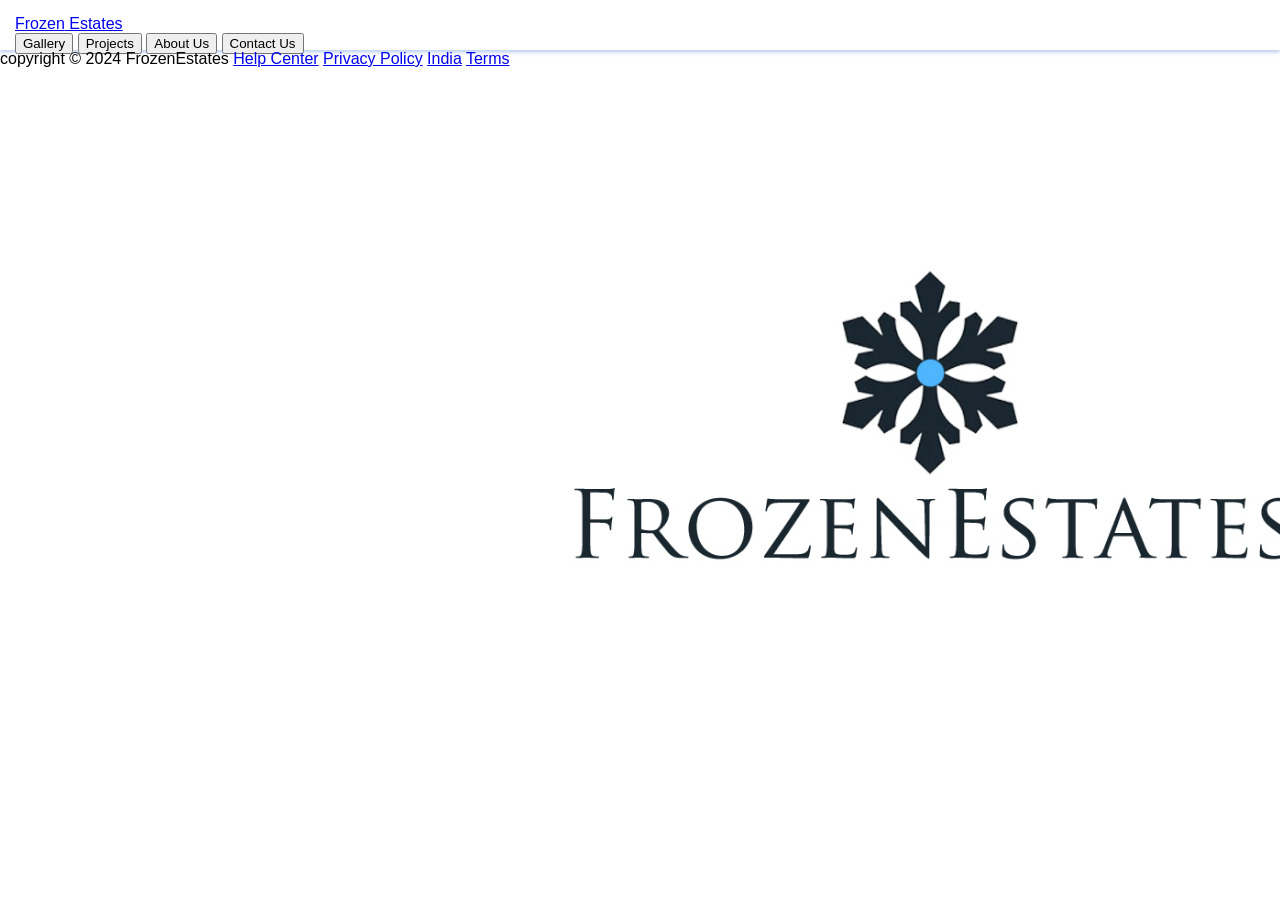
<file: main.html>
<!DOCTYPE html>
<html lang="en">
<head>
  <meta charset="UTF-8">
  <title>FrozenEstates</title>
  <link rel="stylesheet" href="styles.css">
</head>
<body>

 <div class="navbar">
 <div class="navbar-logo">
    <a href="main.html" class="logo-link">
        <span class="blue-text">Frozen</span>
        <span class="black-text">Estates</span>
    </a>
</div>

    <div class="navbar-buttons">
        <button onclick="location.href='Gallery.html';">Gallery</button>
        <button onclick="location.href='Projects.html';">Projects</button>
        <button onclick="location.href='AboutUs.html';">About Us</button>
        <button onclick="location.href='ContactUs.html';">Contact Us</button>
    </div>
</div>
	<!--<div class="home-content">
	<h1>
	From lavish penthouses to grand estates,</br>discover the pinnacle of luxury living with us.
	</h1>
	
	</div>
	<div class="fe">
	<img src="FE.PNG" alt="Luxury Living Image">
	</div>-->

  <div class="footer">
  <!-- Footer content goes here -->
  <!-- You can add links, copyright information, etc. -->
  <span>copyright &copy; 2024 FrozenEstates</span>
  <a href="#">Help Center</a>
  <a href="#">Privacy Policy</a>
  <a href="#">India</a>
  <a href="#">Terms</a>
</div>    
</body>
</html>
</file>
<file: styles.css>
body {
	  font-family: "Segoe UI", Arial, sans-serif;
	  background-image: url('FEN.jpg');
	  background-repeat: no-repeat; /* This ensures the background image is not repeated */
	  background-size: auto 110%; /* This makes sure the background image covers the entire body */
	  background-position: 50px -40px ; /* This centers the background image */
	  margin: 0;
	  padding: 0;
	  display: flex;
	  flex-direction: column;
	  min-height: 100vh;
	}

	.navbar {
      background-color: #fff;
      padding: 15px; /* Uniform padding */
      justify-content: flex-end; /* Space between logo and buttons */
      align-items: center; /* Vertically align items */
      height: 20px; /* Set a fixed height for the navbar */
	  box-shadow: 0 2px 4px rgba(0, 82, 204, 0.3);
    }
  
    .atlassian-button {
	  font-family:  "Segoe UI", Arial, sans-serif;
	  float: right;
	  font-weight: 500;
	  height: 30px;
	  font-size: 12px;
      display: inline-flex;
      align-items: center;
      justify-content: center;
      background-color: #1b1b1b; 
      color: white;
      border: none;
      border-radius: 3px;           
      padding: 0 10px;     
      cursor: pointer;
      box-shadow: 0 1px 2px rgba(9, 30, 66, 0.25);
      transition: background-color 0.2s ease, box-shadow 0.2s ease;
      text-decoration: none;
      white-space: nowrap;
	  margin-top: -5px;
	  margin-right: 5px;
    }

    .atlassian-button:hover {
      background-color: #0CB2FE; 
      box-shadow: 0 2px 4px rgba(9, 30, 66, 0.3);
    }

    .atlassian-button:active {
      background-color: #0747A6; 
      box-shadow: 0 2px 6px rgba(9, 30, 66, 0.4);
    }

    .atlassian-button:focus {
      outline: none;
      box-shadow: 0 0 0 3px rgba(0, 82, 204, 0.5); 
    }
	
	        .tbutton:hover {
            background: rgba(9, 30, 66, 0.08);
            transition: background 0.15s ease-out;
            color: #42526E;
        }

        .tbutton {
            display: inline-flex;
			margin-right: 10px;
			float: right;
			color: #1A2E45;
            align-items: center;
            justify-content: center;
            padding: 0 10px;
			font-family: "Segoe UI", Roboto, Arial, sans-serif;
            font-weight: 500;
            font-size: 12px;          
            height: 30px;
            background: none;
            border: none;
            border-radius: 3px;
            cursor: pointer;
            transition: background 0.1s ease-out, box-shadow 0.15s cubic-bezier(0.47, 0.03, 0.49, 1.38);
			margin-top: -5px;
        }
		.tbutton:active {
			background-color: #e9f2ff;
			color: #0C66E4;
		}
		
.navbar-links a:hover {
    transition: color 0.15s ease-out;
    color: blue;
}
</file>
